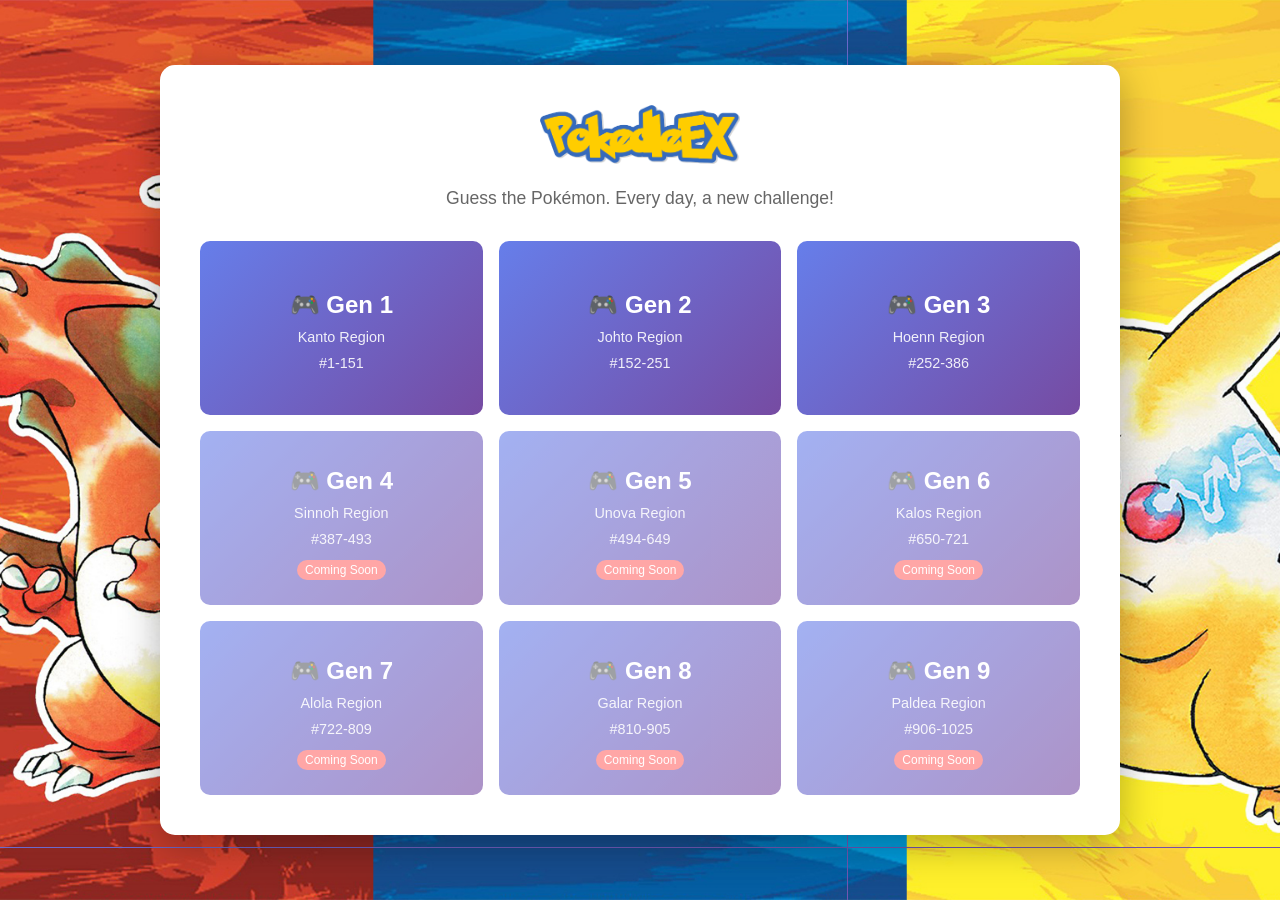
<file: index.html>
<!DOCTYPE html>
<html lang="en">
<head>
  <meta charset="UTF-8">
  <meta name="viewport" content="width=device-width, initial-scale=1.0">
  <title>PokedleEX - Hub</title>
  <link rel="stylesheet" href="styles/styles.css">
  <link rel="stylesheet" href="styles/hub-styles.css">
  <link rel="icon" href="images/favicon.png" type="image/png">
</head>

<body>
  <div class="hub-container">
    <div class="hub-header">
      <img src="images/PokedleLogo.png" alt="PokedleEX Logo"/>
      <p>Guess the Pokémon. Every day, a new challenge!</p>
    </div>

    <div class="games-grid">
      <a href="gen1.html" class="game-card">
        <h3>🎮 Gen 1</h3>
        <p>Kanto Region</p>
        <p class="dex-range">#1-151</p>
      </a>

      <a href="gen2.html" class="game-card">
        <h3>🎮 Gen 2</h3>
        <p>Johto Region</p>
        <p class="dex-range">#152-251</p>
      </a>

      <a href="gen3.html" class="game-card">
        <h3>🎮 Gen 3</h3>
        <p>Hoenn Region</p>
        <p class="dex-range">#252-386</p>
      </a>

      <div class="game-card coming-soon">
        <h3>🎮 Gen 4</h3>
        <p>Sinnoh Region</p>
        <p class="dex-range">#387-493</p>
        <span class="badge">Coming Soon</span>
      </div>

      <div class="game-card coming-soon">
        <h3>🎮 Gen 5</h3>
        <p>Unova Region</p>
        <p class="dex-range">#494-649</p>
        <span class="badge">Coming Soon</span>
      </div>

      <div class="game-card coming-soon">
        <h3>🎮 Gen 6</h3>
        <p>Kalos Region</p>
        <p class="dex-range">#650-721</p>
        <span class="badge">Coming Soon</span>
      </div>

      <div class="game-card coming-soon">
        <h3>🎮 Gen 7</h3>
        <p>Alola Region</p>
        <p class="dex-range">#722-809</p>
        <span class="badge">Coming Soon</span>
      </div>

      <div class="game-card coming-soon">
        <h3>🎮 Gen 8</h3>
        <p>Galar Region</p>
        <p class="dex-range">#810-905</p>
        <span class="badge">Coming Soon</span>
      </div>

      <div class="game-card coming-soon">
        <h3>🎮 Gen 9</h3>
        <p>Paldea Region</p>
        <p class="dex-range">#906-1025</p>
        <span class="badge">Coming Soon</span>
      </div>
    </div>
  </div>
</body>

</html>
</file>
<file: styles/styles.css>
.mainHeader {
    text-align: center;
    font-size: 24px;
    font-weight: bold;
    color: #000000;
    margin-bottom: 20px;
}

.main{
    display: flex; 
    justify-content: center; 
    align-items: center; 
}

@font-face {
    font-family: 'Gen1';
    src: url('../fonts/pokemon_generation_1.woff') format('woff'),
         url('../fonts/pokemon_generation_1.woff') format('woff'); 
    font-weight: normal;
    font-style: normal;
}

body {
    overscroll-behavior: none;
    margin: 0;
    min-height: 100vh;

    font-family: 'Gen1';
}

body::before {
    content: "";
    position: fixed;
    top: 0;
    left: 0;
    width: 100%;
    height: 100%;
    background-image: url("../images/gen1.jpg");
    background-size: cover;
    background-repeat: no-repeat;
    background-position: center;
    z-index: -1;
}

.backToHubBtn {
    position: fixed;
    top: 16px;
    right: 16px;
    z-index: 10;
    padding: 10px 18px;
    background: #FFFDD0;
    color: #000;
    border: 3px solid #000;
    border-radius: 10px;
    font-size: 1rem;
    font-family: 'Gen1', Arial, sans-serif;
    font-weight: 600;
    text-decoration: none;
    box-shadow: 0 2px 8px rgba(0, 0, 0, 0.12);
    transition: transform 0.18s, box-shadow 0.18s, background 0.2s;
}

.backToHubBtn:hover,
.backToHubBtn:focus {
    transform: translateY(-2px) scale(1.03);
    box-shadow: 0 4px 16px rgba(0, 0, 0, 0.18);
    outline: none;
}

header{
    display: flex;
    flex-direction: column;
    align-items: center;
    justify-content: center;

    margin: 0px 0px 30px 0px;
}

.mainLogo{
    height: 25%;
    width:  25%;
}

.subLogo{
    height: 7%;
    width:  7%;
}

.pokemon-image {
    width: 100px;
    height: 100px;
}

.searchContainer{
    display: flex; 
    justify-content: center; 
    align-items: center; 
    width: 100%; 
}

.search {
    border-radius: 5px 0 0 5px;
    width: 350px; 
    padding: 8px; 
    font-size: 16px;
    font-family: 'Gen1';
}

.btn {
    border: none;
    background-color: #FFFDD0;
    color: #000000;
    padding: 8px 12px;
    font-size: 16px;
    vertical-align: middle;
    margin-left: 6px;
    cursor: pointer;
    border-radius: 0px 5px 5px 0px;
    box-shadow: 0 2px 4px rgba(0, 0, 0, 0.1);
    transition: all 0.3s ease;
    font-weight: bold;
}

.dataContainer{
    display: flex;
    align-items: center;
    justify-content: center;
    position: relative;
}

.optionsDisplay {
    top: 10%;
    max-height: 300px;
    width: 350px;
    overflow-y: auto;
    border: 1px solid #ccc;
    border-radius: 6px;
    padding: 8px;
    margin-right: 50px;
    background-color: rgba(175, 175, 175, 0.75);
    position: absolute;
    z-index: 2;
}

.optionTile {
    display: flex;
    align-items: center;
    gap: 12px;
    padding: 8px;
    border-radius: 4px;
    cursor: pointer;
}

.optionTile:hover {
    background-color: #f2f2f2;
}

.optionTile span {
    font-size: 22px;
}

.optionTile img {
    width: 60px;
    height: 60px;
    object-fit: contain;
}

.comparisonContainer{
    display: flex;
    align-items: center;
    justify-content: center;
}

.comparisons{
    display: block;
    align-items: center;
    justify-content: center;
}

.comparisonRow{
    display: flex;
}

.comp{
    width: 70px;
    height: 70px;
    margin: 10px 1px 10px 1px;
    border-radius: 15px;
    border-style: double;
    border-width: 15px;
    border-color: black;

    font-size: 12px;

    /* Center Everything neatly */
    text-align: center;
    text-wrap: wrap;
    display: flex;
    align-items: center;
    justify-content: center;
}

.compEmpty{
    width: 70px;
    height: 70px;
    margin: 10px 1px 10px 1px;
    border-radius: 15px;
    border-style: double;
    border-width: 15px;
    border-color: transparent;
}

/* TODO: Find suitable colors for an 8-bit game that aren't too harsh */
.compWrong{
    background: #ff4747;
}

.compPartial{
    background: #FFFF00;
}

.compCorrect{
    background: #25FF25;
}

.compTitle{
    background: #FFFFFF;
    position: relative;
}


.compPic{
    width: 70px;
    height: 70px;
    object-fit: contain;
}

.infoCard{
    /* Make the button circular */
    font-family: 'Gen1';

    width: 16px;
    height: 16px;
    border-radius: 50%;
    border: none;
    background: #eee;
    cursor: pointer;
    display: flex;
    align-items: center;
    justify-content: center;

    /* Position the button at the top right of its parent */
    position: absolute;
    top: 4px;
    right: 4px;

    /* Optional: subtle shadow & transition */
    box-shadow: 0 2px 8px rgba(0,0,0,0.10);
    transition: background 0.2s;

    /* Lift on hover */
    &:hover {
        background: #e0e0e0;
    }
}

/* below style is currently be handled per-use in JS. Trying to find a suitable conversion.
.infoCardPopup{
    position: 'absolute';
    z-index: '2000';
    min-width: '180px';
    max-width: '350px';
    background: '#fffbe9';
    color: '#222';
    box-shadow: '0 2px 10px rgba(0,0,0,0.23)';
    border-radius: '10px';
    border: '1px solid #ccc';
    padding: '12px 16px';
    font-size: '13px';

}
    */

.MDC {
    display: flex;
    flex-direction: column;

    justify-content: center;
    align-items: center;
}

.contactField{
    display: flex; 
    justify-content: center; 
    align-items: center; 
}

.contactBtn {
    padding: 12px 28px;
    background: linear-gradient(90deg, #f4ff55 0%, #dd3822 100%);
    color: #fff;
    border: none;
    border-radius: 10px;
    font-size: 1.05rem;
    font-family: 'Gen1', Arial, sans-serif;
    cursor: pointer;
    font-weight: 600;
    box-shadow: 0 2px 8px rgba(0,0,0,0.12);
    transition: 0.2s, transform 0.18s, box-shadow 0.18s;
    letter-spacing: 0.02em;

    border-radius: 15px;
    border-style: solid;
    border-width: 5px;
    border-color: black;
}

.contactBtn:hover, .contactBtn:focus {
    background: linear-gradient(90deg, #2288dd 0%, #55aaff 100%);
    transform: translateY(-2px) scale(1.03);
    box-shadow: 0 4px 16px rgba(34,136,221,0.14);
    outline: none;
}

.gameDetails{
    display: flex; 
    justify-content: center; 
    align-items: center; 

    margin: 10px 0px 0px 0px;
}

.instructionsPanel{
    background: #f4f8fb; 
    padding: 18px 22px; 
    margin-bottom: 18px;
    box-shadow: 0 2px 14px rgba(34,34,34,0.11); 
    font-family: Gen1, sans-serif; 
    max-width: 700px;

    border-radius: 15px;
    border-style: double;
    border-width: 15px;
    border-color: black;
}


/* MOBILE BEGINS HERE */
@media (max-width: 600px) {
    body {
        font-size: 14px;
    }

    body::before {
        background-image: url('../images/gen1_mobile.jpg');
    }

    header {
        margin-bottom: 18px;
    }

    .mainLogo {
        width: 75vw;
        height: auto;
        max-width: 265px;
        min-width: 90px;
    }

    .subLogo {
        width: 22vw;
        height: auto;
        max-width: 50px;
    }

    .searchContainer {
        width: 98vw;
        padding: 0 1vw;
    }

    .search {
        width: 60vw;
        min-width: 90px;
        font-size: 15px;
        padding: 7px;
    }

    .btn {
        font-size: 15px;
        padding: 7px 10px;
    }

    .dataContainer {
        flex-direction: column;
        width: 98vw;
        padding: 0 1vw;
        box-sizing: border-box;
    }

    .optionsDisplay {
        top: 10%;
        max-height: 300px;
        width: 250px;
        overflow-y: auto;
        border: 1px solid #ccc;
        border-radius: 6px;
        padding: 8px;
        margin-right: 50px;
        background-color: rgba(175, 175, 175, 0.75);
        position: absolute;
        z-index: 3;
    }

    .optionTile {
        gap: 7px;
        padding: 7px;
        font-size: 13px;
    }

    .pokemon-image, 
    .compPic {
        width: 50px !important;
        height: 50px !important;
    }

    .gameDetails,
    .instructionsPanel {
        width: 97vw;
        max-width: 99vw;
        padding: 10px;
        margin-top: 12px;
        box-sizing: border-box;
    }

    .instructionsPanel {
        padding: 10px 9px;
        border-width: 7px;
        font-size: 15px;
    }

    .backToHubBtn {
        top: 10px;
        right: 10px;
        padding: 8px 14px;
        font-size: 0.9rem;
    }

    .contactBtn {
        width: 100%;
        padding: 10px 0;
        font-size: 1rem;
    }


    .MDC{
        overflow-x: auto;
        overflow-y: auto;
    }

    .comparisonContainer, .MDC, .comparisons, .comparisonRow,  .compTitle, .compEmpty {
        max-width: 99vw !important;
        word-break: break-word;
        box-sizing: border-box;
    }

    

    /* Ensure comparison grid wraps and comp boxes are more readable on small/mobile screens */
    .comparisonContainer, .MDC, .comparisons, .comparisonRow {
        /*flex-wrap: wrap !important;*/
        max-width: 100vw !important;
        justify-content: flex-start !important;
    }

    .comp, .compEmpty, .compTitle {
        min-width: 110px !important;
        min-height: 85px !important;
        font-size: 10px !important;
        margin: 5px 1px 5px 1px !important;
        padding: 3px !important;
        box-sizing: border-box !important;
        z-index: 2;
    }

    .compPic {
        width: 45px !important;
        height: 45px !important;
    }

    .comparisonRow {
        display: flex !important;
        width: 100% !important;
        box-sizing: border-box;

        flex-wrap: nowrap !important; /* Prevent wrapping */
        width: max-content !important; /* Let row grow to fit content */
        min-width: 100% !important;    /* Ensure at least full width */
    }

    ul, li {
        font-size: 15px !important;
    }
}
</file>
<file: styles/hub-styles.css>
body {
  background: linear-gradient(135deg, #667eea 0%, #764ba2 100%);
  min-height: 100vh;
  display: flex;
  align-items: center;
  justify-content: center;
  font-family: Arial, sans-serif;
  margin: 0;
}
.hub-container {
  background: white;
  border-radius: 15px;
  padding: 40px;
  box-shadow: 0 10px 40px rgba(0, 0, 0, 0.3);
  max-width: 960px;
  width: 100%;
  text-align: center;
  box-sizing: border-box;
}
.hub-header {
  margin-bottom: 32px;
}
.hub-header img {
  max-width: 200px;
  margin-bottom: 20px;
}
.hub-header h1 {
  margin: 20px 0 10px;
  color: #333;
  font-size: 2.5rem;
}
.hub-header p {
  color: #666;
  font-size: 1.1rem;
  margin: 0;
}
.games-grid {
  display: grid;
  grid-template-columns: repeat(3, 1fr);
  gap: 16px;
  margin: 32px 0 0;
}
.game-card {
  background: linear-gradient(135deg, #667eea 0%, #764ba2 100%);
  color: white;
  padding: 22px 16px;
  border-radius: 10px;
  text-decoration: none;
  transition: transform 0.3s ease, box-shadow 0.3s ease;
  cursor: pointer;
  display: flex;
  flex-direction: column;
  justify-content: center;
  align-items: center;
  min-height: 130px;
}
.game-card:hover {
  transform: translateY(-5px);
  box-shadow: 0 10px 25px rgba(0, 0, 0, 0.2);
}
.game-card h3 {
  margin: 10px 0 5px;
  font-size: 1.5rem;
}
.game-card p {
  margin: 5px 0;
  font-size: 0.9rem;
  opacity: 0.9;
}
.dex-range {
  font-size: 0.8rem;
}
.coming-soon {
  opacity: 0.6;
  cursor: not-allowed;
}
.coming-soon:hover {
  transform: none;
  box-shadow: 0 5px 15px rgba(0, 0, 0, 0.2);
}
.badge {
  display: inline-block;
  background: #ff6b6b;
  color: white;
  padding: 3px 8px;
  border-radius: 20px;
  font-size: 0.75rem;
  margin-top: 8px;
}
@media (max-width: 768px) {
  .games-grid {
    grid-template-columns: repeat(2, 1fr);
  }
}
@media (max-width: 600px) {
  .hub-container {
    padding: 20px;
    margin: 16px;
  }
  .hub-header h1 {
    font-size: 2rem;
  }
  .games-grid {
    grid-template-columns: 1fr;
  }
}
</file>
